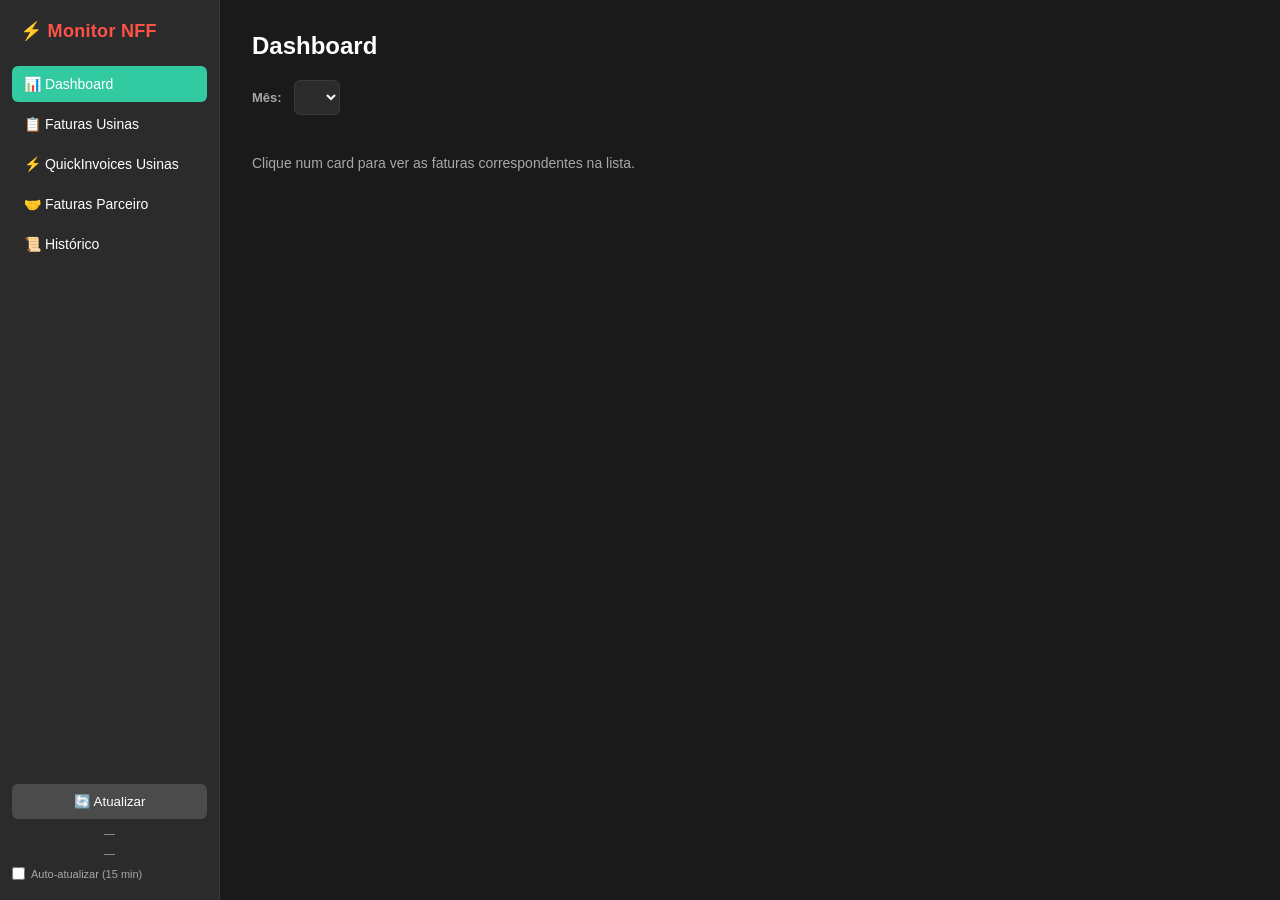
<file: scripts/jobs_backoffice/monitor_nff_app/ui/index.html>
<!DOCTYPE html>
<html lang="pt-BR">
<head>
  <meta charset="UTF-8">
  <title>Monitor NFF</title>
  <link rel="stylesheet" href="styles.css">
</head>
<body>
  <aside class="sidebar">
    <div class="logo">⚡ Monitor NFF</div>
    <nav>
      <button class="nav-btn active" data-view="dashboard">📊 Dashboard</button>
      <button class="nav-btn" data-view="faturas">📋 Faturas Usinas</button>
      <button class="nav-btn" data-view="quickinvoices">⚡ QuickInvoices Usinas</button>
      <button class="nav-btn" data-view="parceiros">🤝 Faturas Parceiro</button>
      <button class="nav-btn" data-view="historico">📜 Histórico</button>
      <!-- <button class="nav-btn" data-view="nffs">🗂 NFFs</button> -->
      <!-- <button class="nav-btn" data-view="excel">📥 Processar Excel</button> -->
    </nav>
    <div class="sidebar-footer">
      <button id="btn-refresh" title="Recarregar dados">🔄 Atualizar</button>
      <div id="last-update" class="last-update">—</div>
      <div id="last-load-fw" class="last-update" title="Última vez que o Snowflake recebeu o FattureWeb. Fatura inserida no FW depois desse horário só aparece aqui após a próxima carga, mesmo atualizando.">—</div>
      <label class="auto-refresh" title="Recarrega as faturas automaticamente (consulta o Snowflake)">
        <input type="checkbox" id="chk-auto"> Auto-atualizar (15 min)
      </label>
    </div>
  </aside>

  <main>
    <!-- DASHBOARD -->
    <section id="view-dashboard" class="view active">
      <h1>Dashboard</h1>
      <div class="filters">
        <label class="mes-label" for="sel-mes-dash">Mês:</label>
        <select id="sel-mes-dash" class="sel-mes" title="Mês pela data de apresentação da fatura"></select>
      </div>
      <div class="cards" id="cards-dashboard"></div>
      <p class="muted">Clique num card para ver as faturas correspondentes na lista.</p>
    </section>

    <!-- FATURAS -->
    <section id="view-faturas" class="view">
      <h1>Faturas Usinas — todos os projetos</h1>
      <div class="chips" id="faturas-chips"></div>
      <div class="filters">
        <label class="mes-label" for="sel-mes-faturas">Mês:</label>
        <select id="sel-mes-faturas" class="sel-mes" title="Mês pela data de apresentação da fatura"></select>
        <input type="text" id="filter-text" placeholder="Buscar projeto / acrônimo / distribuidora...">
        <select id="filter-status">
          <option value="">Todos status</option>
          <option value="Chegou">Chegou</option>
          <option value="Chegou atrasada">Chegou atrasada</option>
          <option value="Pendente">Pendente</option>
          <option value="Atrasada">Atrasada</option>
        </select>
        <select id="filter-pago">
          <option value="">Pago / não pago</option>
          <option value="pago">Pago</option>
          <option value="nao-pago">A pagar</option>
          <option value="zerada">Zerada</option>
        </select>
        <select id="filter-prazo" title="Situação do prazo de pagamento (vencimento da fatura)">
          <option value="">Prazo: todos</option>
          <option value="Vencida">Vencida</option>
          <option value="vence-logo">Vence em ≤2 dias</option>
          <option value="Em dia">Em dia</option>
          <option value="Paga no prazo">Paga no prazo</option>
          <option value="Paga com atraso">Paga com atraso</option>
        </select>
        <button id="btn-export-faturas" class="secondary" title="Exportar para Excel">📤 Exportar Excel</button>
      </div>
      <div class="table-wrap"><table id="tbl-faturas"></table></div>
    </section>

    <!-- QUICK INVOICES USINAS -->
    <section id="view-quickinvoices" class="view">
      <h1>Quick Invoices Usinas — montar a planilha de NFFs</h1>
      <div class="filters qi-filters">
        <label class="mes-label" for="qi-dias">Últimos</label>
        <input type="number" id="qi-dias" class="qi-dias" min="1" max="365" value="30"
               title="Quantos dias para trás olhar, pela data de emissão da fatura">
        <label class="mes-label" for="qi-ate">dias, até</label>
        <input type="date" id="qi-ate" class="qi-ate" title="Data final da janela (padrão: hoje)">
        <div class="chips" id="qi-presets"></div>
        <button id="btn-qi-buscar" class="primary" title="Consulta o Snowflake. Não grava nada na planilha.">🔎 Buscar</button>
      </div>
      <p class="muted" id="qi-info">—</p>
      <div id="qi-avisos"></div>
      <div id="qi-resultado"></div>
      <div class="cards" id="qi-cards"></div>
      <div class="chips" id="qi-chips"></div>
      <div class="filters qi-acoes">
        <input type="text" id="qi-filter-text" placeholder="Buscar NFF / acrônimo / unidade / fornecedor...">
        <span id="qi-sel-info" class="badge">—</span>
        <button id="btn-qi-sel-novas" class="secondary" title="Marca só as NFFs novas e sem alerta (até o limite da planilha)">Selecionar novas</button>
        <button id="btn-qi-sel-limpar" class="secondary">Limpar seleção</button>
        <button id="btn-export-qi" class="secondary" title="Exportar para Excel">📤 Exportar Excel</button>
        <button id="btn-qi-enviar" class="primary" disabled>⚡ Enviar para a planilha</button>
      </div>
      <div class="table-wrap"><table id="tbl-qi"></table></div>
      <details id="qi-det-barradas" class="qi-det">
        <summary id="qi-sum-barradas">Usinas barradas</summary>
        <p class="muted">Ficam de fora de propósito (<code>nff_bloqueados</code> no conf): não podem gerar NFF.</p>
        <div class="table-wrap"><table id="tbl-qi-barradas"></table></div>
      </details>
      <details id="qi-det-incompletas" class="qi-det">
        <summary id="qi-sum-incompletas">Linhas incompletas</summary>
        <p class="muted">Foram descartadas porque falta algum dado na fonte — não chegam à planilha. Se alguma deveria estar aqui, o problema está na origem.</p>
        <div class="table-wrap"><table id="tbl-qi-incompletas"></table></div>
      </details>
    </section>

    <!-- FATURAS PARCEIRO -->
    <section id="view-parceiros" class="view">
      <h1>Faturas Parceiro — rastreabilidade</h1>
      <div class="chips" id="parceiros-chips"></div>
      <div class="filters">
        <label class="mes-label" for="sel-mes-parceiros">Mês Fechamento:</label>
        <select id="sel-mes-parceiros" class="sel-mes-parc" title="Mês de fechamento da planilha de contratos"></select>
        <input type="text" id="filter-parceiros" placeholder="Buscar parceiro / fornecedor / pagador / projeto...">
        <button id="btn-export-parceiros" class="secondary" title="Exportar para Excel">📤 Exportar Excel</button>
      </div>
      <p class="muted">Marque <strong>Chegou?</strong> conforme a nota chega — a marcação fica salva e reaparece na próxima vez que abrir.</p>
      <div class="table-wrap"><table id="tbl-parceiros"></table></div>
    </section>

    <!-- HISTÓRICO -->
    <section id="view-historico" class="view">
      <h1>Histórico — o que mudou no painel</h1>
      <div class="filters">
        <input type="text" id="filter-historico" placeholder="Buscar acrônimo / projeto / NFF...">
        <select id="filter-hist-mes" title="Mês do painel a que a fatura se refere">
          <option value="">Todos os meses</option>
        </select>
        <select id="filter-hist-campo">
          <option value="">Todos os campos</option>
          <option value="Status">Status</option>
          <option value="NFF">NFF (nota chegou)</option>
          <option value="Pago">Pago</option>
          <option value="Data Chegada">Data Chegada</option>
          <option value="Total Fatura">Total Fatura</option>
          <option value="Valor Oracle">Valor Oracle</option>
          <option value="Fonte Pagamento">Fonte Pagamento</option>
        </select>
        <select id="filter-hist-limite" title="Quantas linhas trazer do log por consulta">
          <option value="500">500 linhas</option>
          <option value="2000">2.000 linhas</option>
          <option value="10000">10.000 linhas</option>
          <option value="0">Tudo (pode demorar)</option>
        </select>
        <label class="auto-refresh" title="A primeira carga registrou todas as faturas que já existiam — é retrato, não mudança">
          <input type="checkbox" id="chk-carga-inicial"> Incluir carga inicial
        </label>
        <span id="hist-count" class="badge"></span>
        <button id="btn-export-historico" class="secondary" title="Exportar para Excel">📤 Exportar Excel</button>
      </div>
      <p class="muted">Só mudanças ficam registradas — abrir o app sem nada mudar não gera linha.
        Busque por uma usina ou por uma NFF para ver a linha do tempo dela.</p>
      <p class="muted" id="hist-origem">—</p>
      <div class="table-wrap"><table id="tbl-historico"></table></div>
    </section>

    <!-- NFFs -->
    <section id="view-nffs" class="view">
      <h1>Banco de NFFs</h1>
      <div class="filters">
        <input type="text" id="search-nff" placeholder="Buscar NFF...">
        <span id="nff-count" class="badge"></span>
        <button id="btn-copiar-nffs" class="secondary" title="Copiar NFFs filtradas (uma por linha)">📋 Copiar lista</button>
        <button id="btn-export-nffs" class="secondary" title="Exportar para Excel">📤 Exportar Excel</button>
      </div>
      <div class="table-wrap"><table id="tbl-nffs"></table></div>
    </section>

    <!-- EXCEL -->
    <section id="view-excel" class="view">
      <h1>Processar Excel NFF</h1>
      <p class="muted">Lê a planilha de NFFs e registra as novas no banco.</p>
      <div class="config-row">
        <span class="config-label">Arquivo:</span>
        <code id="excel-path">—</code>
        <button id="btn-escolher-arquivo" class="secondary">📁 Escolher arquivo</button>
      </div>
      <button id="btn-processar" class="primary">▶ Processar agora</button>
      <pre id="excel-log" class="log"></pre>
    </section>
  </main>

  <div id="qi-modal" class="modal hidden">
    <div class="modal-box">
      <h2 id="qi-modal-titulo">Enviar para a planilha?</h2>
      <div id="qi-modal-corpo"></div>
      <div class="modal-actions">
        <button id="qi-modal-cancelar" class="secondary">Cancelar</button>
        <button id="qi-modal-ok" class="primary">⚡ Enviar</button>
      </div>
    </div>
  </div>

  <div id="toast"></div>
  <div id="loading" class="hidden"><div class="spinner"></div></div>

  <script src="app.js"></script>
</body>
</html>
</file>
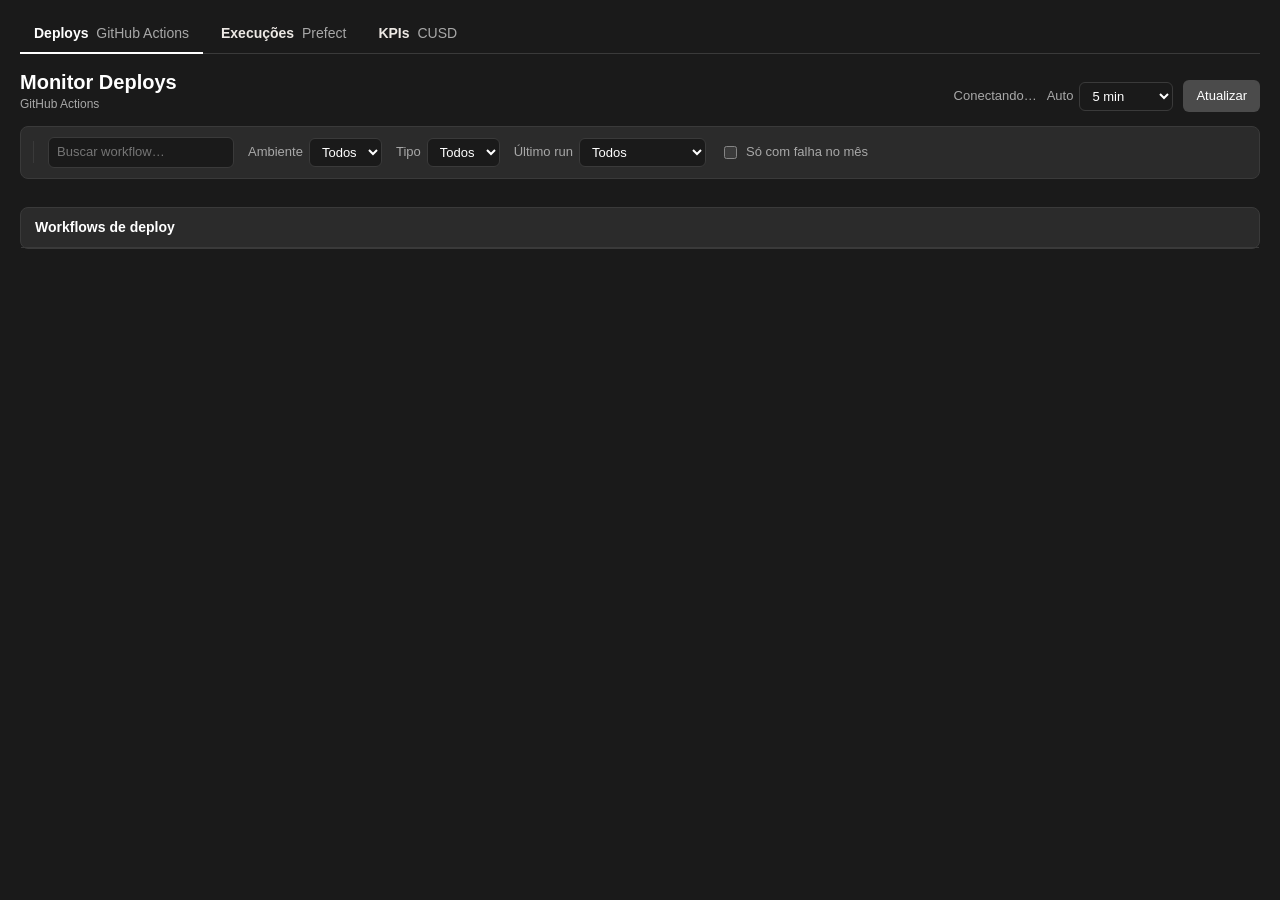
<file: scripts/jobs_backoffice/observability/monitor_observability_app/ui/index.html>
<!doctype html>
<html lang="pt-BR">
<head>
<meta charset="utf-8">
<meta name="viewport" content="width=device-width, initial-scale=1">
<title>Monitor Observability</title>
<link rel="stylesheet" href="styles.css">
</head>
<body>
<nav class="tabs" role="tablist">
  <button class="tab on" role="tab" data-tab="gh">Deploys <span class="muted">GitHub Actions</span><span class="badge" id="gh-badge" hidden></span></button>
  <button class="tab" role="tab" data-tab="pf">Execuções <span class="muted">Prefect</span><span class="badge" id="pf-badge" hidden></span></button>
  <button class="tab" role="tab" data-tab="kp">KPIs <span class="muted">CUSD</span><span class="badge" id="kp-badge" hidden></span></button>
</nav>

<main class="view" id="view-gh">
<header class="top">
  <div>
    <h1>Monitor Deploys</h1>
    <div class="sub" id="gh-sub">GitHub Actions</div>
  </div>
  <div class="status">
    <span id="gh-status-text">Conectando…</span>
    <label>Auto
      <select id="gh-f-auto">
        <option value="0">desligado</option>
        <option value="1">1 min</option>
        <option value="5" selected>5 min</option>
        <option value="15">15 min</option>
      </select>
    </label>
    <button id="gh-btn-refresh" class="btn">Atualizar</button>
  </div>
</header>

<div id="gh-error" class="banner warn" hidden></div>
<div id="gh-news" class="banner fail" hidden></div>

<section class="filters">
  <div class="monthpick" data-monthpick="gh"></div>
  <span class="sep"></span>
  <input type="search" id="gh-f-busca" placeholder="Buscar workflow…">
  <label>Ambiente
    <select id="gh-f-env">
      <option value="">Todos</option>
      <option value="stg">stg</option>
      <option value="prod">prod</option>
    </select>
  </label>
  <label>Tipo
    <select id="gh-f-kind"><option value="">Todos</option></select>
  </label>
  <label>Último run
    <select id="gh-f-ultimo">
      <option value="">Todos</option>
      <option value="fail">Falha</option>
      <option value="ok">Sucesso</option>
      <option value="cancel">Cancelado</option>
      <option value="active">Em andamento</option>
    </select>
  </label>
  <label class="check"><input type="checkbox" id="gh-f-comfalha"> Só com falha no mês</label>
</section>

<section class="tiles" id="gh-tiles"></section>

<section class="panel">
  <div class="panel-head">
    <h2>Workflows de deploy <span id="gh-count" class="muted"></span></h2>
    <div class="legend" id="gh-legend"></div>
  </div>
  <table class="grid">
    <thead><tr id="gh-thead"></tr></thead>
    <tbody id="gh-tbody"></tbody>
  </table>
</section>
</main>

<main class="view" id="view-pf" hidden>
<header class="top">
  <div>
    <h1>Monitor Prefect</h1>
    <div class="sub" id="pf-sub">prefect3.srna.co</div>
  </div>
  <div class="status">
    <span id="pf-status-text">Conectando…</span>
    <label>Auto
      <select id="pf-f-auto">
        <option value="0">desligado</option>
        <option value="1">1 min</option>
        <option value="5" selected>5 min</option>
        <option value="15">15 min</option>
      </select>
    </label>
    <button id="pf-btn-refresh" class="btn">Atualizar</button>
  </div>
</header>

<div id="pf-error" class="banner warn" hidden></div>
<div id="pf-news" class="banner fail" hidden></div>

<section class="filters">
  <div class="monthpick" data-monthpick="pf"></div>
  <span class="sep"></span>
  <input type="search" id="pf-f-busca" placeholder="Buscar deployment…">
  <label>Último run
    <select id="pf-f-ultimo">
      <option value="">Todos</option>
      <option value="fail">Falha</option>
      <option value="ok">Sucesso</option>
      <option value="cancel">Cancelado</option>
      <option value="active">Em andamento</option>
    </select>
  </label>
  <label class="check"><input type="checkbox" id="pf-f-comfalha"> Só com falha no mês</label>
</section>

<section class="tiles" id="pf-tiles"></section>

<section class="panel">
  <div class="panel-head">
    <h2>Deployments <span id="pf-count" class="muted"></span></h2>
    <div class="legend" id="pf-legend"></div>
  </div>
  <table class="grid">
    <thead><tr id="pf-thead"></tr></thead>
    <tbody id="pf-tbody"></tbody>
  </table>
</section>
</main>

<main class="view" id="view-kp" hidden>
<header class="top">
  <div>
    <h1>KPIs CUSD</h1>
    <div class="sub">Mesma base do monitor de NFF + log do quickinvoices · usinas GD</div>
  </div>
  <div class="status">
    <span id="kp-status-text">Abra a aba para carregar</span>
    <button id="kp-btn-refresh" class="btn">Atualizar</button>
  </div>
</header>

<div id="kp-error" class="banner warn" hidden></div>
<div id="kp-avisos" class="banner warn" hidden></div>

<section class="filters">
  <div class="monthpick" data-monthpick="kp"></div>
</section>

<section class="kpi-cards">
  <div class="kpi-card" id="kp-card1"></div>
  <div class="kpi-card" id="kp-card2"></div>
</section>

<section class="panel">
  <div class="panel-head">
    <h2>Evolução mensal</h2>
    <div class="legend">Clique num mês para ver o detalhe</div>
  </div>
  <table class="grid">
    <thead><tr>
      <th>Mês</th>
      <th class="num" data-tip="% do valor das NFFs CUSD (pela data da NFF) que veio do quickinvoices sem ajuste">KPI 1 · automação</th>
      <th class="num">NFFs auto · ajust. · manual</th>
      <th class="num" data-tip="Faturas (pelo mês do vencimento) pagas com atraso + vencidas sem pagamento">KPI 2 · fora do prazo</th>
      <th class="num">Pagas c/ atraso</th>
      <th class="num">Vencidas s/ pgto</th>
      <th class="num">A vencer</th>
      <th class="num">No prazo</th>
    </tr></thead>
    <tbody id="kp-meses"></tbody>
  </table>
</section>

<section class="panel">
  <div class="panel-head">
    <h2>NFFs fora da automação <span id="kp-count1" class="muted"></span></h2>
    <div class="legend">Manual = não está em nenhum log · Ajustada = está no log com outro valor</div>
  </div>
  <table class="grid">
    <thead><tr>
      <th>Usina</th><th>NFF</th><th>Distribuidora</th><th>Data NFF</th>
      <th class="num">Valor Oracle</th><th class="num">Valor no log</th><th>Origem</th><th>Rodado por</th>
    </tr></thead>
    <tbody id="kp-lista1"></tbody>
  </table>
</section>

<section class="panel">
  <div class="panel-head">
    <h2>Faturas fora do prazo <span id="kp-count2" class="muted"></span></h2>
    <div class="legend">Prazo = vencimento do FattureWeb; sáb/dom vale até o dia útil seguinte · pagamento = o do monitor de NFF</div>
  </div>
  <table class="grid">
    <thead><tr>
      <th>Usina</th><th>NFF</th><th>Distribuidora</th><th>Vencimento</th><th>Pagamento</th>
      <th class="num">Dias de atraso</th><th class="num">Valor</th><th>Situação</th>
    </tr></thead>
    <tbody id="kp-lista2"></tbody>
  </table>
</section>

<div class="foot" id="kp-foot"></div>
</main>

<div id="tip" class="tip" hidden></div>
<script src="monthpicker.js"></script>
<script src="github.js"></script>
<script src="prefect.js"></script>
<script src="kpis.js"></script>
<script src="app.js"></script>
</body>
</html>
</file>
<file: scripts/jobs_backoffice/monitor_nff_app/ui/styles.css>
* { box-sizing: border-box; margin: 0; padding: 0; }
:root {
  /* Serena — dark theme */
  --bg: #1A1A1A;
  --panel: #2B2B2B;
  --panel-2: #4B4B4B;       /* Grafite Médio (oficial) */
  --text: #FFFFFF;          /* Branco (oficial) */
  --text-2: #EDE9E5;        /* Areia (oficial) */
  --muted: #A8A8A8;
  --accent: #32CAA0;        /* Verde UI funcional (oficial) */
  --brand: #FF5246;         /* Coral (oficial) */
  --ok: #32CAA0;            /* Verde (oficial) */
  --warn: #F59E0B;
  --danger: #D23532;        /* Coral Escuro (oficial) */
  --border: #3A3A3A;
}
body {
  font-family: -apple-system, "Segoe UI", Roboto, sans-serif;
  background: var(--bg);
  color: var(--text);
  display: flex;
  height: 100vh;
  overflow: hidden;
  font-size: 14px;
}

/* Sidebar */
.sidebar {
  width: 220px;
  background: var(--panel);
  border-right: 1px solid var(--border);
  display: flex;
  flex-direction: column;
  padding: 20px 12px;
}
.logo { font-size: 18px; font-weight: 700; margin-bottom: 24px; padding: 0 8px; color: var(--brand); letter-spacing: 0.3px; }
nav { display: flex; flex-direction: column; gap: 4px; flex: 1; }
.nav-btn {
  background: transparent;
  color: var(--text);
  border: none;
  padding: 10px 12px;
  text-align: left;
  border-radius: 6px;
  cursor: pointer;
  font-size: 14px;
}
.nav-btn:hover { background: var(--panel-2); }
.nav-btn.active { background: var(--accent); color: #fff; }
.sidebar-footer button {
  width: 100%;
  background: var(--panel-2);
  color: var(--text);
  border: none;
  padding: 10px;
  border-radius: 6px;
  cursor: pointer;
}

/* Main */
main { flex: 1; overflow-y: auto; padding: 32px; }
.view { display: none; }
.view.active { display: block; }
h1 { font-size: 24px; margin-bottom: 20px; }
h2 { font-size: 16px; margin: 24px 0 12px; color: var(--muted); font-weight: 600; }

/* Cards */
.cards {
  display: grid;
  grid-template-columns: repeat(auto-fit, minmax(180px, 1fr));
  gap: 16px;
  margin-bottom: 24px;
}
.card {
  background: var(--panel);
  border: 1px solid var(--border);
  border-radius: 8px;
  padding: 16px;
  cursor: pointer;
}
.card:hover { background: var(--panel-2); border-color: var(--accent); }
.card .label { color: var(--muted); font-size: 12px; text-transform: uppercase; letter-spacing: 0.5px; }
.card .value { font-size: 28px; font-weight: 700; margin-top: 8px; }
.card .sub { color: var(--muted); font-size: 13px; margin-top: 2px; }
.card.ok .value { color: var(--ok); }
.card.warn .value { color: var(--warn); }
.card.danger .value { color: var(--danger); }

/* Tables */
.table-wrap {
  background: var(--panel);
  border: 1px solid var(--border);
  border-radius: 8px;
  overflow: auto;
  max-height: 65vh;
}
table { width: 100%; border-collapse: collapse; font-size: 13px; }
thead { position: sticky; top: 0; background: var(--panel-2); z-index: 1; }
th, td { padding: 10px 12px; text-align: left; border-bottom: 1px solid var(--border); }
th { font-weight: 600; color: var(--muted); cursor: pointer; user-select: none; }
th:hover { color: var(--text); }
tbody tr:hover { background: rgba(255,255,255,0.03); }

.status { padding: 3px 8px; border-radius: 4px; font-size: 11px; font-weight: 600; white-space: nowrap; }
.status.status-chegou { background: rgba(16,185,129,0.15); color: var(--ok); }
.status.status-chegou-atrasada { background: rgba(245,158,11,0.15); color: var(--warn); }
.status.status-pendente { background: rgba(237,233,229,0.10); color: var(--text-2); }
.status.status-atrasada { background: rgba(239,68,68,0.15); color: var(--danger); }
.status.status-pago { background: rgba(16,185,129,0.15); color: var(--ok); }
.status.status-nao-pago { background: rgba(245,158,11,0.15); color: var(--warn); }
.status.status-vencida { background: rgba(239,68,68,0.15); color: var(--danger); }
.status.status-em-dia { background: rgba(16,185,129,0.15); color: var(--ok); }
.status.status-paga-no-prazo { background: transparent; color: var(--ok); padding-left: 0; }
.status.status-paga-com-atraso { background: rgba(245,158,11,0.15); color: var(--warn); }
.status.status-paga { background: transparent; color: var(--muted); padding-left: 0; }
.venc-vencida { color: var(--danger); font-weight: 600; }
.status.status-neutro { background: transparent; color: var(--muted); padding-left: 0; }
.status.status-zerada { background: rgba(168,168,168,0.15); color: var(--muted); }

/* Valor do Oracle que não bate com o Total Fatura do FattureWeb (ver faturaCols) */
.valor-divergente { color: var(--danger); font-weight: 600; }

.row-danger { background: rgba(239,68,68,0.05); }
.row-warn { background: rgba(245,158,11,0.05); }
.row-ok { background: rgba(50,202,160,0.06); }

/* check "Chegou?" — alvo de clique maior que o próprio checkbox */
.chk-chegou {
  display: inline-flex;
  align-items: center;
  justify-content: center;
  cursor: pointer;
  padding: 4px 10px;
}
.chk-chegou input {
  width: 17px;
  height: 17px;
  cursor: pointer;
  accent-color: var(--ok);
}

/* Filters */
.filters { display: flex; gap: 12px; margin-bottom: 16px; align-items: center; }
input, select {
  background: var(--panel);
  border: 1px solid var(--border);
  color: var(--text);
  padding: 8px 12px;
  border-radius: 6px;
  font-size: 13px;
}
input { flex: 1; max-width: 320px; }
.mes-label { color: var(--muted); font-size: 13px; font-weight: 600; }
.sel-mes { font-weight: 600; }

.badge { background: var(--panel-2); padding: 4px 10px; border-radius: 4px; font-size: 12px; color: var(--muted); }
.muted { color: var(--muted); margin-bottom: 16px; }
code { background: var(--panel-2); padding: 2px 6px; border-radius: 3px; font-size: 12px; }

button.primary {
  background: var(--accent);
  color: #fff;
  border: none;
  padding: 10px 20px;
  border-radius: 6px;
  font-size: 14px;
  cursor: pointer;
  font-weight: 600;
}
button.primary:hover { background: #2BA882; }

button.secondary {
  background: var(--panel-2);
  color: var(--text);
  border: 1px solid var(--border);
  padding: 8px 14px;
  border-radius: 6px;
  font-size: 13px;
  cursor: pointer;
  font-weight: 600;
  white-space: nowrap;
}
button.secondary:hover { background: var(--border); }

.config-row { display: flex; align-items: center; gap: 12px; margin-bottom: 16px; flex-wrap: wrap; }
.config-label { color: var(--muted); font-size: 13px; }
#excel-path { font-size: 12px; word-break: break-all; }

.copyable { cursor: pointer; border-radius: 4px; padding: 1px 4px; transition: background 0.12s; }
.copyable:hover { background: var(--panel-2); }

.chips { display: flex; gap: 8px; margin-bottom: 12px; flex-wrap: wrap; }
.chip {
  background: var(--panel);
  border: 1px solid var(--border);
  color: var(--text);
  padding: 6px 12px;
  border-radius: 999px;
  font-size: 12px;
  cursor: pointer;
  font-weight: 600;
}
.chip:hover { background: var(--panel-2); }
.chip.active { background: var(--accent); color: #fff; border-color: var(--accent); }
.chip .chip-count { opacity: 0.75; font-weight: 400; margin-left: 4px; }

.last-update { font-size: 11px; color: var(--muted); margin-top: 8px; text-align: center; }
.auto-refresh { display: flex; align-items: center; gap: 6px; font-size: 11px; color: var(--muted); margin-top: 8px; cursor: pointer; }
.auto-refresh input { flex: none; }

.log {
  background: var(--panel);
  border: 1px solid var(--border);
  padding: 16px;
  border-radius: 8px;
  margin-top: 16px;
  white-space: pre-wrap;
  font-family: "Cascadia Code", Consolas, monospace;
  font-size: 12px;
  max-height: 50vh;
  overflow: auto;
}

/* Toast */
#toast {
  position: fixed;
  bottom: 24px;
  right: 24px;
  background: var(--panel-2);
  padding: 12px 20px;
  border-radius: 6px;
  border-left: 4px solid var(--accent);
  opacity: 0;
  transform: translateY(20px);
  transition: all 0.3s;
}
#toast.show { opacity: 1; transform: translateY(0); }
#toast.error { border-color: var(--danger); }
#toast.success { border-color: var(--ok); }

/* Loading */
#loading {
  position: fixed; inset: 0;
  background: rgba(15,23,42,0.7);
  display: flex; justify-content: center; align-items: center;
  z-index: 100;
}
#loading.hidden { display: none; }
.spinner {
  width: 40px; height: 40px;
  border: 3px solid var(--panel-2);
  border-top-color: var(--accent);
  border-radius: 50%;
  animation: spin 0.8s linear infinite;
}
@keyframes spin { to { transform: rotate(360deg); } }
/* Quick Invoices Usinas */
.qi-filters, .qi-acoes { flex-wrap: wrap; }
.qi-filters .chips { margin: 0; }
input.qi-dias { flex: none; width: 84px; }
input.qi-ate { flex: none; width: 150px; }
.qi-acoes input[type="text"] { min-width: 260px; }
.qi-acoes button:disabled { opacity: 0.45; cursor: not-allowed; }

.status.status-qi-nova { background: rgba(50,202,160,0.15); color: var(--ok); }
.status.status-qi-oracle { background: rgba(168,168,168,0.15); color: var(--muted); }
.status.status-qi-processada { background: rgba(237,233,229,0.10); color: var(--text-2); }
.qi-quando { color: var(--muted); font-size: 11px; white-space: nowrap; }
.qi-alerta { color: var(--warn); font-weight: 600; cursor: help; }

.qi-aviso {
  background: rgba(245,158,11,0.10);
  border-left: 4px solid var(--warn);
  padding: 10px 14px; border-radius: 6px; margin-bottom: 10px;
  font-size: 13px; color: var(--text-2);
}
.qi-aviso.sucesso { background: rgba(50,202,160,0.10); border-color: var(--ok); }
.qi-aviso.erro { background: rgba(210,53,50,0.12); border-color: var(--danger); }

.qi-det { margin-top: 20px; }
.qi-det summary { cursor: pointer; color: var(--muted); font-weight: 600; margin-bottom: 10px; }
.qi-det summary:hover { color: var(--text); }

/* Modal de confirmação */
.modal {
  position: fixed; inset: 0; z-index: 110;
  background: rgba(0,0,0,0.65);
  display: flex; justify-content: center; align-items: center;
}
.modal.hidden { display: none; }
.modal-box {
  background: var(--panel); border: 1px solid var(--border); border-radius: 10px;
  padding: 24px; width: 520px; max-width: 92vw; max-height: 86vh; overflow-y: auto;
}
.modal-box h2 { margin: 0 0 14px; color: var(--text); font-size: 18px; }
#qi-modal-corpo p { margin-bottom: 10px; line-height: 1.45; }
#qi-modal-corpo .atencao { color: var(--warn); }
.modal-actions { display: flex; justify-content: flex-end; gap: 10px; margin-top: 18px; }
</file>
<file: scripts/jobs_backoffice/observability/monitor_observability_app/ui/styles.css>
/* Tokens no mesmo padrão do monitor NFF (paleta oficial Serena, tema escuro). */
:root {
  --bg: #1A1A1A;
  --panel: #2B2B2B;
  --panel-2: #4B4B4B;
  --hover: #333333;
  --border: #3A3A3A;
  --text: #FFFFFF;
  --text-2: #EDE9E5;
  --muted: #A8A8A8;
  /* Status (reservados: só para estado de run, sempre com ícone/texto). Validados vs --panel. */
  --s-ok: #32CAA0;
  --s-fail: #FF5246;
  --s-warn: #F59E0B;
  --s-active: #5B9BFF;
  --s-cancel: #8C8C8C;
}

* { box-sizing: border-box; }
html, body { margin: 0; background: var(--bg); color: var(--text); font: 13px/1.4 "Segoe UI", -apple-system, Roboto, sans-serif; }
body { padding: 16px 20px 24px; }
.muted { color: var(--muted); font-weight: 400; }

.top { display: flex; justify-content: space-between; align-items: flex-end; gap: 16px; margin-bottom: 14px; }
h1 { font-size: 20px; margin: 0; font-weight: 600; }
h2 { font-size: 14px; margin: 0; font-weight: 600; }
.sub { color: var(--muted); font-size: 12px; }
.status { display: flex; align-items: center; gap: 10px; color: var(--muted); }
.status label { display: flex; align-items: center; gap: 6px; }

.btn, .chip { font: inherit; cursor: pointer; color: var(--text); }
.btn { background: var(--panel-2); border: 1px solid transparent; border-radius: 6px; padding: 6px 12px; }
.btn:hover { border-color: var(--muted); }
.btn:disabled { opacity: .5; cursor: default; }
.chip { background: transparent; color: var(--text-2); border: 1px solid var(--border); border-radius: 999px; padding: 4px 10px; font-size: 12px; }
.chip:hover, .chip.on { border-color: var(--text-2); }
.chip.on { background: var(--panel-2); }

input, select { background: var(--bg); color: var(--text); border: 1px solid var(--border); border-radius: 6px; padding: 5px 8px; font: inherit; color-scheme: dark; }
input:focus-visible, select:focus-visible, .btn:focus-visible, .chip:focus-visible, a:focus-visible { outline: 2px solid var(--text-2); outline-offset: 1px; }
#f-busca { width: 240px; }

.filters { display: flex; flex-wrap: wrap; align-items: center; gap: 10px 14px; background: var(--panel); border: 1px solid var(--border); border-radius: 8px; padding: 10px 12px; margin-bottom: 14px; }
.filters label { display: flex; align-items: center; gap: 6px; color: var(--muted); }
.quick { display: flex; gap: 6px; }
.monthpick { display: contents; }
.sep { width: 1px; height: 22px; background: var(--border); }

.banner { display: flex; align-items: center; gap: 10px; border-radius: 8px; padding: 9px 12px; margin-bottom: 14px; color: var(--text-2); border: 1px solid; }
.banner[hidden] { display: none; }
.banner.warn { border-color: var(--s-warn); background: rgba(245, 158, 11, .08); }
.banner.fail { border-color: var(--s-fail); background: rgba(255, 82, 70, .08); }
.banner .grow { flex: 1; }

.tiles { display: grid; grid-template-columns: repeat(5, minmax(0, 1fr)); gap: 12px; margin-bottom: 14px; }
.tile { background: var(--panel); border: 1px solid var(--border); border-radius: 8px; padding: 12px 14px; }
.tile .k { color: var(--muted); font-size: 12px; display: flex; align-items: center; gap: 6px; }
.tile .v { font-size: 26px; font-weight: 600; font-variant-numeric: tabular-nums; margin-top: 2px; }
.tile .d { color: var(--muted); font-size: 12px; margin-top: 2px; white-space: nowrap; overflow: hidden; text-overflow: ellipsis; }

.panel { background: var(--panel); border: 1px solid var(--border); border-radius: 8px; }
.panel-head { display: flex; justify-content: space-between; align-items: center; gap: 12px; padding: 10px 14px; border-bottom: 1px solid var(--border); }
.legend { display: flex; flex-wrap: wrap; gap: 14px; color: var(--muted); font-size: 12px; }
.legend span { display: inline-flex; align-items: center; gap: 5px; }
.sw { display: inline-block; width: 6px; border-radius: 2px 2px 0 0; }

table.grid { width: 100%; border-collapse: collapse; }
.grid th { position: sticky; top: 0; z-index: 1; background: var(--panel); text-align: left; font-weight: 500; color: var(--muted); font-size: 12px; padding: 8px 10px; border-bottom: 1px solid var(--border); white-space: nowrap; user-select: none; }
.grid th.sortable { cursor: pointer; }
.grid th.sortable:hover, .grid th.sorted { color: var(--text); }
.grid td { padding: 7px 10px; border-bottom: 1px solid var(--border); white-space: nowrap; font-variant-numeric: tabular-nums; }
.grid .num { text-align: right; }
.grid tr.row { cursor: pointer; }
.grid tr.row:hover td, .grid tr.row.open td { background: var(--hover); }
.grid td.empty { color: var(--muted); text-align: center; padding: 24px; }
.name { font-weight: 500; }
.caret { display: inline-block; width: 14px; color: var(--muted); }
.tag { display: inline-flex; align-items: center; gap: 4px; margin-left: 8px; font-size: 11px; font-weight: 500; color: var(--text-2); border: 1px solid var(--border); border-radius: 999px; padding: 0 7px; }

/* Ícones de status: cor + glifo, nunca só cor. */
.st { display: inline-flex; align-items: center; gap: 6px; }
.ic { display: inline-block; width: 14px; text-align: center; font-weight: 700; }
.ic.ok { color: var(--s-ok); }
.ic.fail { color: var(--s-fail); }
.ic.warn { color: var(--s-warn); }
.ic.active { color: var(--s-active); }
.ic.cancel { color: var(--s-cancel); }

/* Histórico: uma barra por run, mais antiga à esquerda. Altura também codifica o estado. */
.hist { display: flex; align-items: flex-end; gap: 2px; height: 22px; }
.hist a { display: flex; align-items: flex-end; height: 100%; width: 6px; }
.hist a i { display: block; width: 100%; border-radius: 2px 2px 0 0; }
.hist a:hover i { filter: brightness(1.3); }
.hist .ok i { background: var(--s-ok); height: 40%; }
.hist .fail i { background: var(--s-fail); height: 100%; }
.hist .warn i { background: var(--s-warn); height: 70%; }
.hist .active i { background: var(--s-active); height: 70%; }
.hist .cancel i { background: var(--s-cancel); height: 40%; }
.sw { height: 12px; }
.sw.ok { background: var(--s-ok); }
.sw.fail { background: var(--s-fail); }
.sw.warn { background: var(--s-warn); }
.sw.active { background: var(--s-active); }
.sw.cancel { background: var(--s-cancel); }

/* Detalhe do deployment. */
.grid tr.detail > td { background: var(--bg); padding: 0; }
.detail-wrap { max-height: 380px; overflow: auto; padding: 8px 14px 12px 34px; }
.detail-head { display: flex; align-items: center; gap: 10px; margin-bottom: 6px; }
table.runs { border-collapse: collapse; font-size: 12px; width: 100%; }
.runs th { text-align: left; color: var(--muted); font-weight: 500; padding: 4px 10px 4px 0; border-bottom: 1px solid var(--border); }
.runs td { padding: 4px 10px 4px 0; border-bottom: 1px solid #262626; white-space: nowrap; font-variant-numeric: tabular-nums; }
.runs .msg { white-space: normal; color: var(--text-2); max-width: 640px; display: -webkit-box; -webkit-line-clamp: 2; -webkit-box-orient: vertical; overflow: hidden; }
.lnk { color: var(--text-2); text-decoration: none; }
.lnk:hover { text-decoration: underline; }

.tip { position: fixed; z-index: 10; pointer-events: none; max-width: 520px; background: #111; border: 1px solid var(--panel-2); color: var(--text); padding: 6px 8px; border-radius: 6px; font-size: 12px; white-space: pre-wrap; }
.tip[hidden] { display: none; }

/* Específicos do monitor GitHub. */
.tag.kind { margin-left: 0; margin-right: 8px; }
.why td { background: var(--bg); }
.why-box { padding: 6px 0 8px; white-space: normal; }
.why-box .steps { color: var(--text-2); margin-bottom: 6px; }
.why-box pre { margin: 0; max-height: 220px; overflow: auto; background: #111; border: 1px solid var(--border); border-radius: 6px; padding: 8px 10px; font: 11px/1.45 Consolas, monospace; color: var(--text-2); white-space: pre-wrap; word-break: break-word; }
.runs .title { white-space: normal; max-width: 420px; display: -webkit-box; -webkit-line-clamp: 2; -webkit-box-orient: vertical; overflow: hidden; color: var(--text-2); }
.btn-s { font: inherit; font-size: 12px; cursor: pointer; color: var(--text-2); background: transparent; border: 1px solid var(--border); border-radius: 6px; padding: 1px 8px; }
.btn-s:hover { border-color: var(--text-2); }

/* Shell: abas dos monitores. */
.tabs { display: flex; gap: 4px; margin-bottom: 14px; border-bottom: 1px solid var(--border); }
.tab { font: inherit; font-size: 14px; font-weight: 600; cursor: pointer; color: var(--text-2); background: transparent; border: 0; border-bottom: 2px solid transparent; padding: 8px 14px; margin-bottom: -1px; }
.tab:hover { color: var(--text); }
.tab.on { color: var(--text); border-bottom-color: var(--text); }
.tab .muted { font-weight: 400; margin-left: 4px; }
.badge { display: inline-block; min-width: 18px; margin-left: 8px; padding: 0 6px; border-radius: 9px; font-size: 11px; line-height: 18px; text-align: center; color: #fff; background: var(--s-fail); }
.badge[hidden] { display: none; }
.view[hidden] { display: none; }

/* Específicos da aba KPIs. */
.kpi-cards { display: grid; grid-template-columns: repeat(2, minmax(0, 1fr)); gap: 12px; margin-bottom: 14px; }
.kpi-card { background: var(--panel); border: 1px solid var(--border); border-radius: 8px; padding: 14px 16px; min-height: 150px; }
.kpi-card .k { color: var(--muted); font-size: 12px; }
.kpi-card .v { font-size: 40px; font-weight: 600; font-variant-numeric: tabular-nums; margin: 4px 0 6px; }
.kpi-card .v.na { font-size: 22px; color: var(--muted); font-weight: 500; margin: 14px 0 8px; }
.kpi-card .meta { display: flex; flex-wrap: wrap; align-items: center; gap: 6px 14px; color: var(--text-2); font-size: 12px; }
.kpi-card .meta .tag { margin-left: 0; }
.kpi-card .det { color: var(--muted); font-size: 12px; margin-top: 10px; line-height: 1.5; }
.grid tr.sel td { background: var(--hover); }
#view-kp .panel { margin-bottom: 14px; }
.foot { color: var(--muted); font-size: 12px; }
</file>
